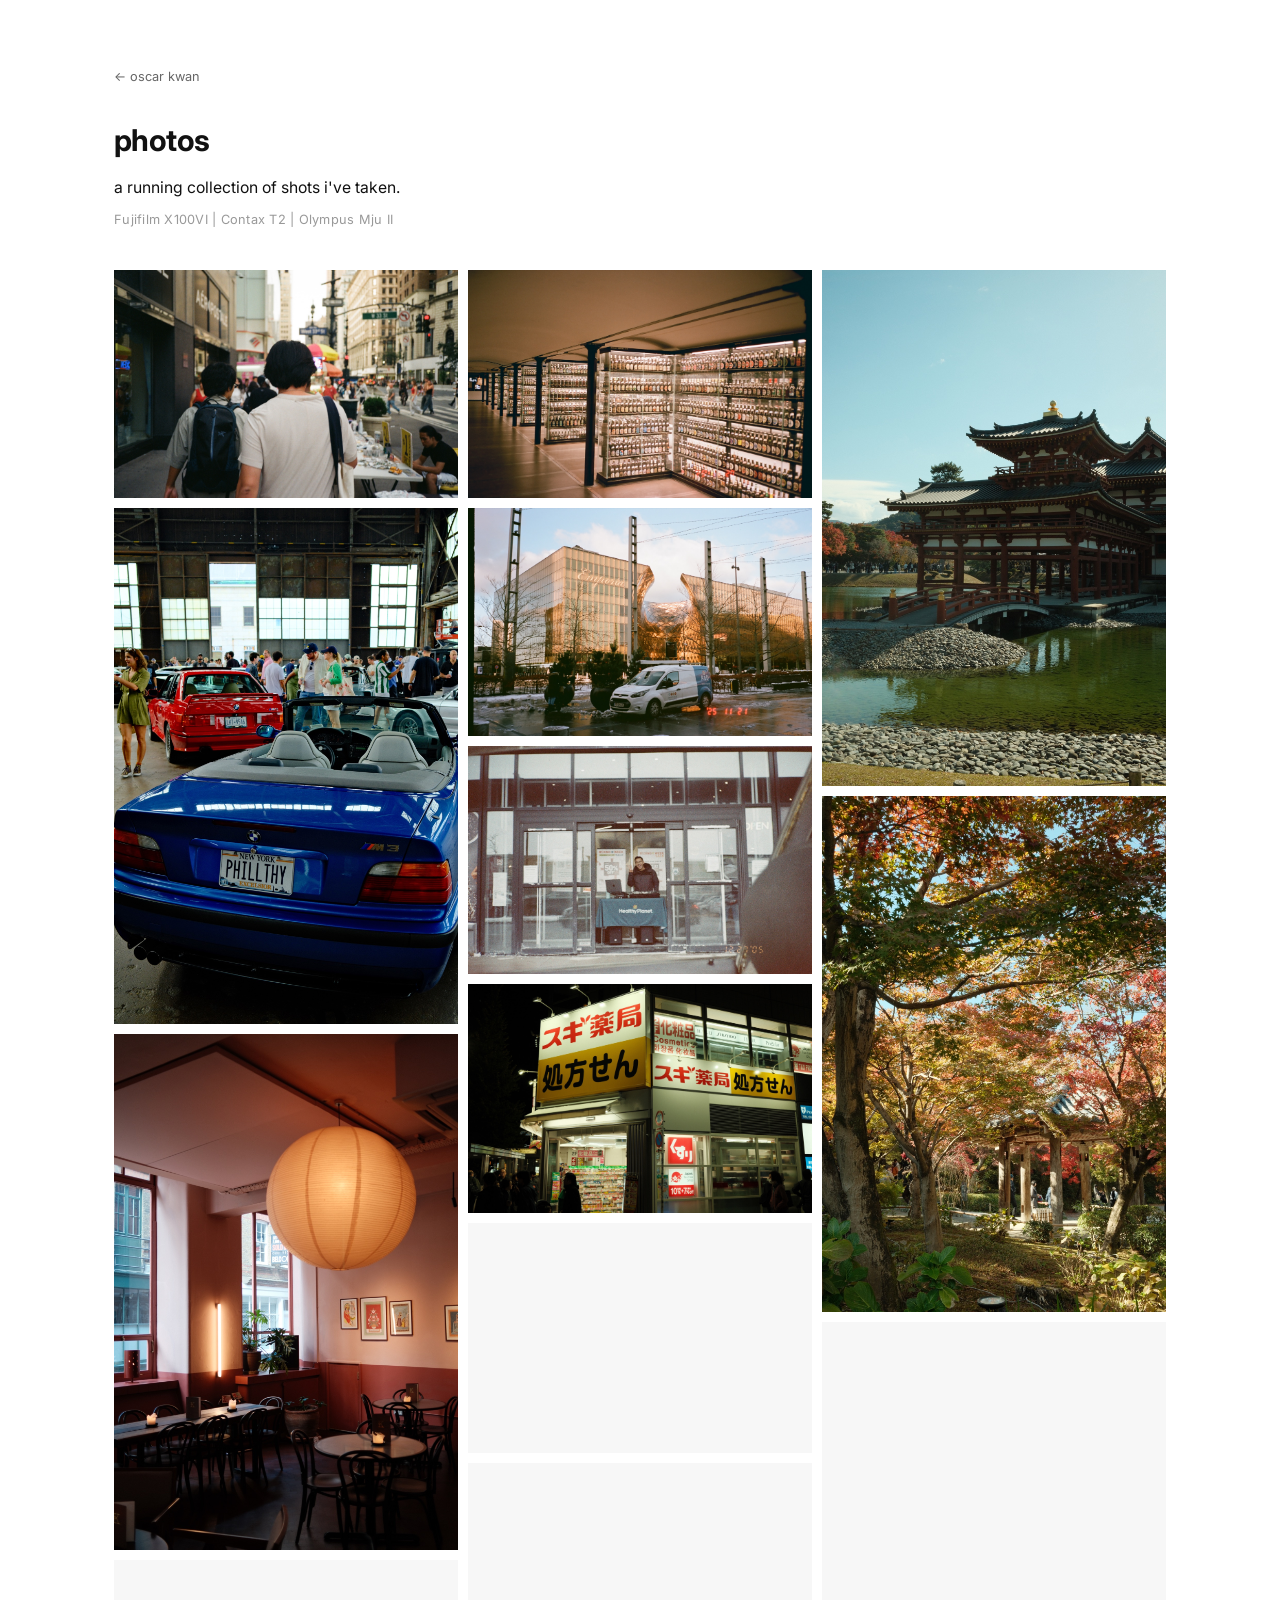
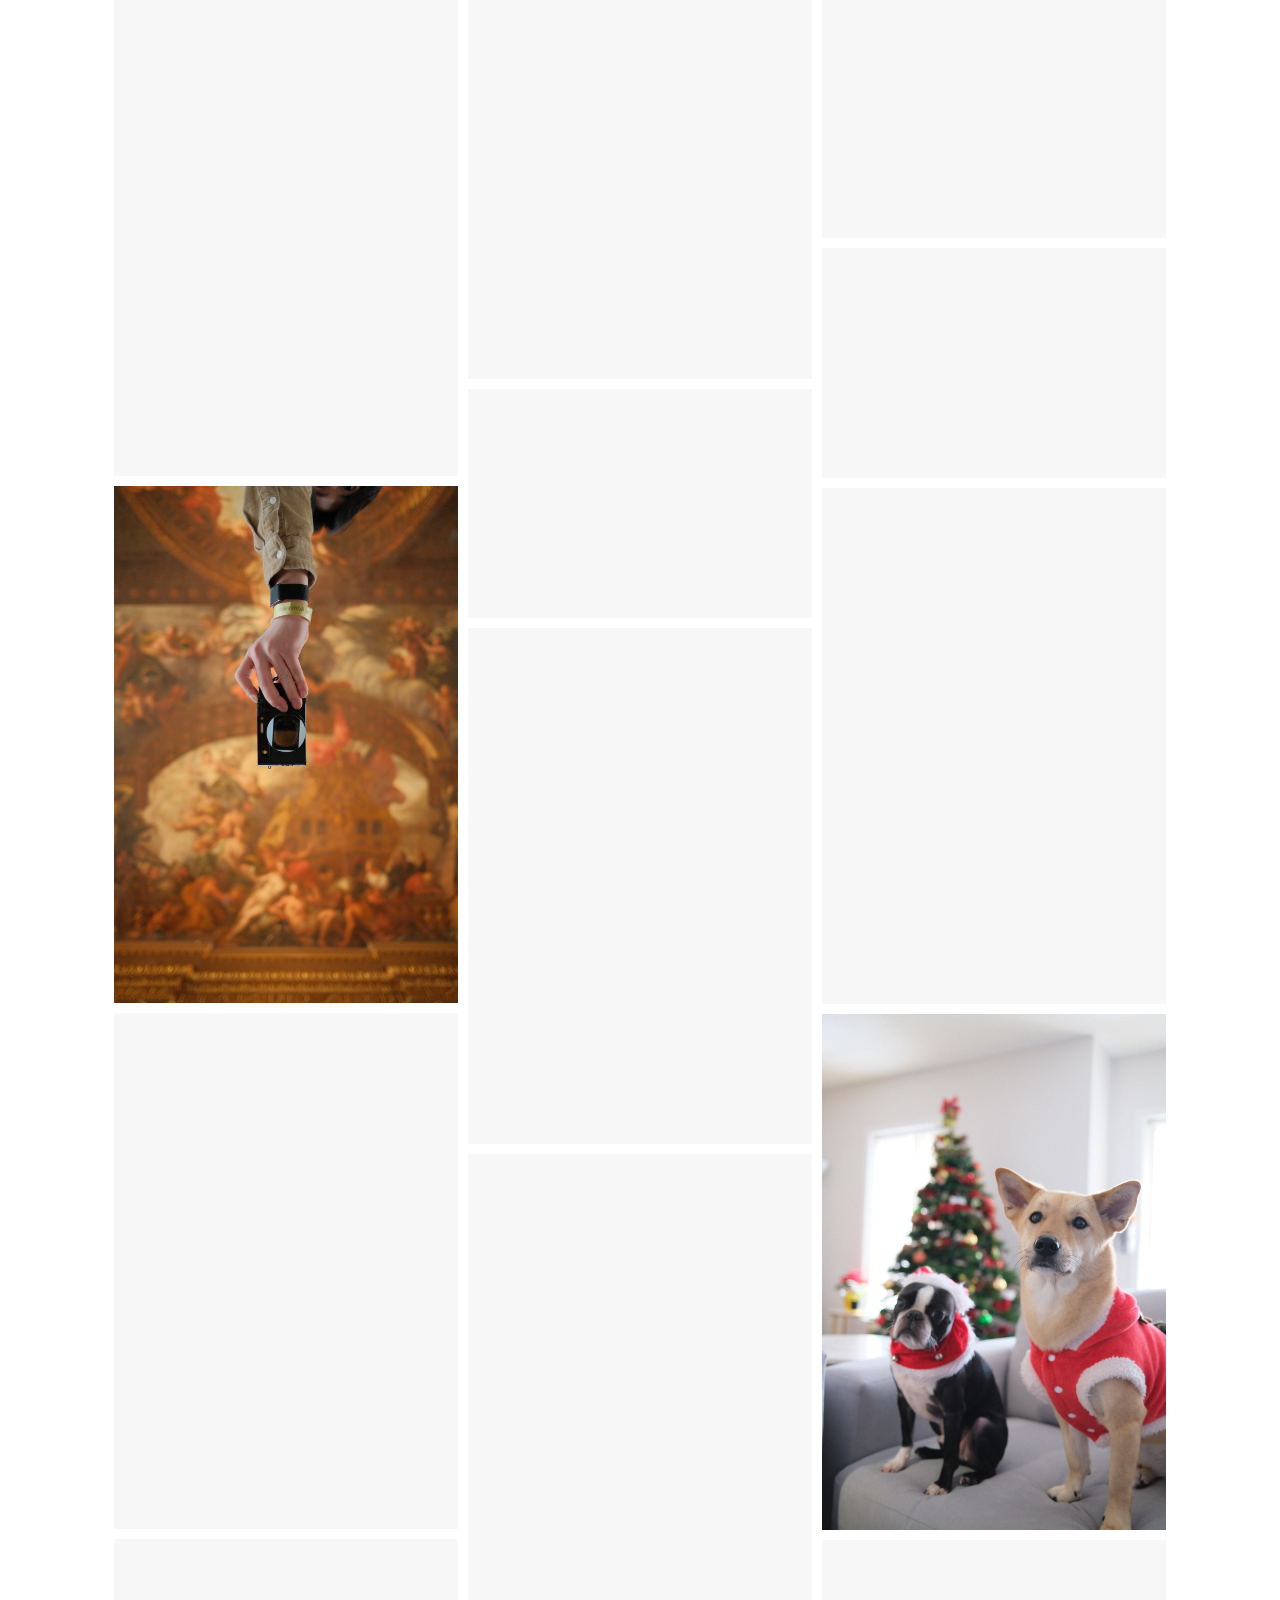
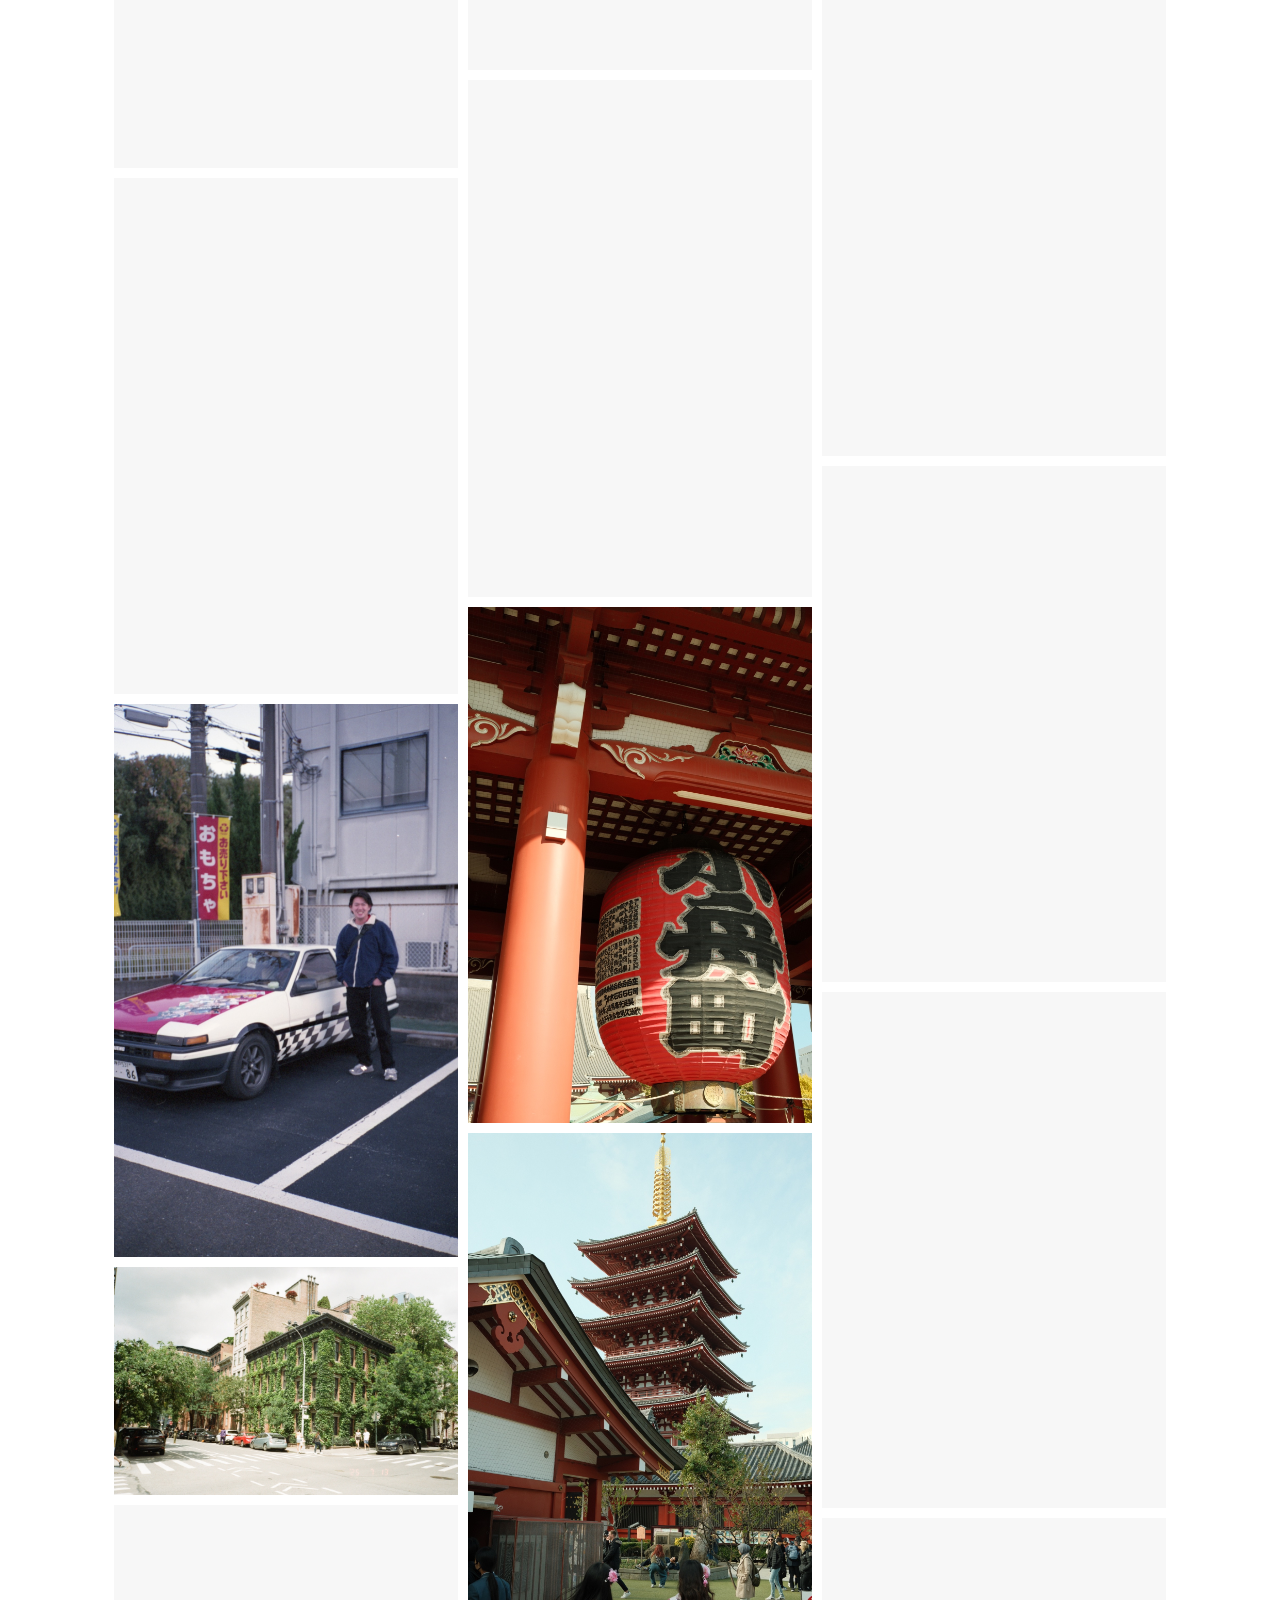
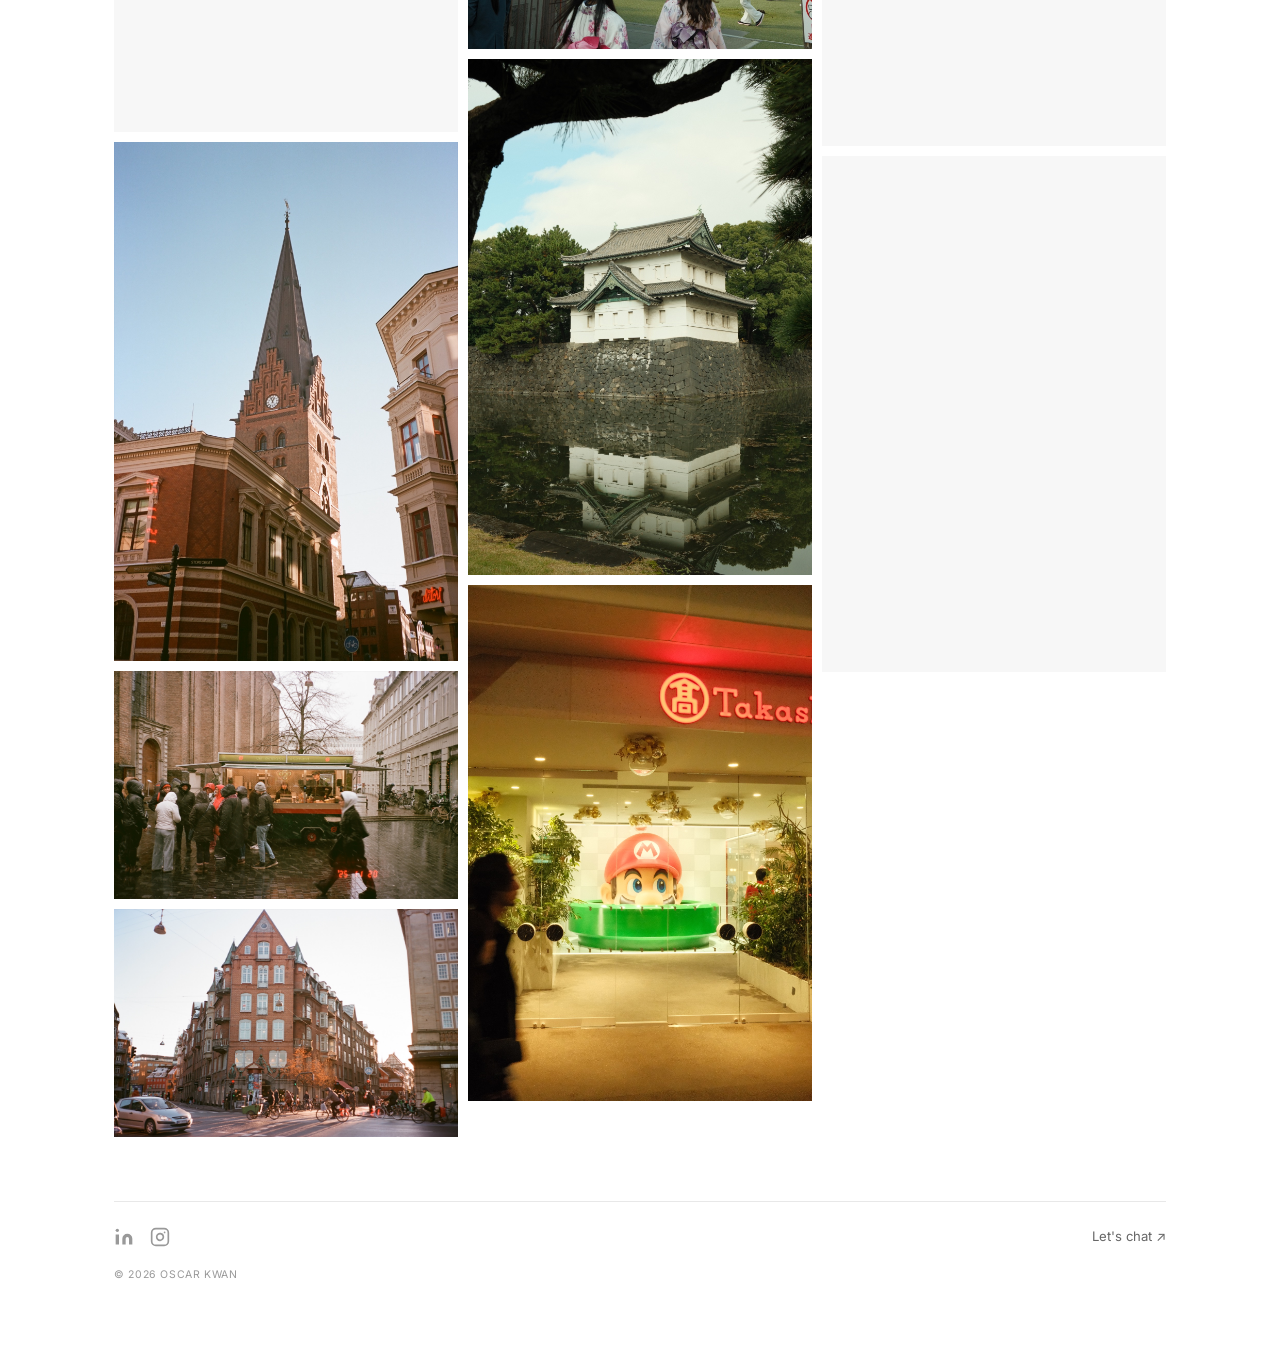
<file: photos.html>
<!DOCTYPE html>
<html lang="en">
<head>
  <meta charset="UTF-8" />
  <meta name="viewport" content="width=device-width, initial-scale=1.0" />
  <title>Photos — Oscar Kwan</title>
  <link rel="preconnect" href="https://fonts.googleapis.com" />
  <link
    href="https://fonts.googleapis.com/css2?family=Inter:wght@400;500;600;700&display=swap"
    rel="stylesheet"
  />
  <link rel="stylesheet" href="style.css" />
</head>
<body>
  <div class="container container--wide">

    <header class="header header--photos">
      <nav class="nav"><a href="/" class="nav-link">← oscar kwan</a></nav>
      <h1 class="name">photos</h1>
      <p class="tagline">a running collection of shots i've taken.</p>
      <p class="photos-gear">Fujifilm X100VI | Contax T2 | Olympus Mju II</p>
    </header>

    <section class="section">
      <div class="gallery" id="gallery" aria-label="Photo gallery"></div>
      <p class="gallery-empty" id="galleryEmpty" hidden>No photos yet — add some in <code>photos.js</code>.</p>
    </section>

    <footer class="footer">
      <div class="footer-row">
        <div class="footer-icons">
          <a href="https://linkedin.com/in/okwan" target="_blank" rel="noopener" class="footer-icon-link footer-icon-link--linkedin" aria-label="LinkedIn">
            <svg xmlns="http://www.w3.org/2000/svg" width="20" height="20" viewBox="0 0 24 24" fill="currentColor" aria-hidden="true"><path d="M16 8a6 6 0 0 1 6 6v7h-4v-7a2 2 0 0 0-2-2 2 2 0 0 0-2 2v7h-4v-7a6 6 0 0 1 6-6z"/><rect x="2" y="9" width="4" height="12"/><circle cx="4" cy="4" r="2"/></svg>
          </a>
          <a href="https://instagram.com/_oscarkwan" target="_blank" rel="noopener" class="footer-icon-link footer-icon-link--instagram" aria-label="Instagram">
            <svg xmlns="http://www.w3.org/2000/svg" width="20" height="20" viewBox="0 0 24 24" fill="none" stroke="currentColor" stroke-width="2" stroke-linecap="round" stroke-linejoin="round" aria-hidden="true"><rect x="2" y="2" width="20" height="20" rx="5" ry="5"/><path d="M16 11.37A4 4 0 1 1 12.63 8 4 4 0 0 1 16 11.37z"/><line x1="17.5" y1="6.5" x2="17.51" y2="6.5"/></svg>
          </a>
        </div>
        <a href="mailto:mail@oscarkwan.ca" class="footer-chat">Let's chat ↗</a>
      </div>
      <p class="footer-copy">© 2026 OSCAR KWAN</p>
    </footer>

  </div>

  <div class="lightbox" id="lightbox" role="dialog" aria-modal="true" aria-hidden="true">
    <button class="lightbox-close" id="lbClose" aria-label="Close">×</button>
    <button class="lightbox-nav lightbox-prev" id="lbPrev" aria-label="Previous photo">‹</button>
    <button class="lightbox-nav lightbox-next" id="lbNext" aria-label="Next photo">›</button>
    <figure class="lightbox-figure">
      <img class="lightbox-img" id="lbImg" alt="" />
      <figcaption class="lightbox-caption" id="lbCaption"></figcaption>
    </figure>
  </div>

  <script src="photos.js"></script>
</body>
</html>
</file>
<file: style.css>
/* ── Reset & Base ─────────────────────────────────────────── */
*, *::before, *::after {
  box-sizing: border-box;
  margin: 0;
  padding: 0;
}

:root {
  --bg: #ffffff;
  --surface: #f7f7f7;
  --border: #e8e8e8;
  --text: #111111;
  --text-muted: #666666;
  --text-faint: #999999;
  --accent: #111111;
  --green: #16a34a;
  --green-bg: #f0fdf4;
  --green-border: #bbf7d0;
  --radius: 10px;
  --font: "Inter", -apple-system, BlinkMacSystemFont, sans-serif;
}

html {
  font-size: 15px;
  -webkit-font-smoothing: antialiased;
}

body {
  font-family: var(--font);
  background: var(--bg);
  color: var(--text);
  line-height: 1.6;
}

a {
  color: inherit;
  text-decoration: none;
}

a:hover {
  text-decoration: underline;
}

/* ── Layout ───────────────────────────────────────────────── */
.container {
  max-width: 700px;
  margin: 0 auto;
  padding: 64px 24px 80px;
}

/* ── Header ───────────────────────────────────────────────── */
.header {
  margin-bottom: 64px;
}

.name {
  font-size: 2rem;
  font-weight: 700;
  letter-spacing: -0.02em;
  margin-bottom: 12px;
}

.tagline {
  font-size: 1.05rem;
  color: var(--text);
  margin-bottom: 6px;
  max-width: 520px;
  line-height: 1.5;
}

.header-sub {
  font-size: 0.9rem;
  color: var(--text-faint);
  line-height: 1.6;
  margin-bottom: 0;
}

/* ── Sections ─────────────────────────────────────────────── */
.section {
  margin-bottom: 56px;
}

.section-label {
  font-size: 0.7rem;
  font-weight: 600;
  letter-spacing: 0.1em;
  text-transform: uppercase;
  color: var(--text-faint);
  margin-bottom: 16px;
}

/* ── Cards ────────────────────────────────────────────────── */
.cards {
  display: flex;
  flex-direction: column;
  gap: 12px;
}

.card {
  display: flex;
  gap: 16px;
  background: var(--surface);
  border: 1px solid var(--border);
  border-radius: var(--radius);
  padding: 20px;
  transition: border-color 0.15s, box-shadow 0.15s;
}

.card:hover {
  border-color: #ccc;
  box-shadow: 0 2px 12px rgba(0, 0, 0, 0.06);
}

.card--featured {
  border-color: #d1fae5;
  background: #fafffe;
}

.card--featured:hover {
  border-color: #86efac;
  box-shadow: 0 2px 12px rgba(22, 163, 74, 0.08);
}

.card--compact .card-bullets {
  display: none;
}

/* ── Card Logo ────────────────────────────────────────────── */
.card-logo {
  flex-shrink: 0;
  width: 40px;
  height: 40px;
  border-radius: 8px;
  border: 1px solid var(--border);
  background: #fff;
  overflow: hidden;
}

.card-logo img {
  width: 100%;
  height: 100%;
  object-fit: contain;
  display: block;
}

.card-logo--mcmaster {
  background: #7a003c;
  color: #fff;
  font-size: 1rem;
  font-weight: 700;
  display: flex;
  align-items: center;
  justify-content: center;
  border-color: #7a003c;
}

/* ── Card Body ────────────────────────────────────────────── */
.card-body {
  flex: 1;
  min-width: 0;
}

.card-top {
  display: flex;
  align-items: center;
  gap: 8px;
  flex-wrap: wrap;
  margin-bottom: 2px;
}

.card-title {
  font-size: 0.95rem;
  font-weight: 600;
}

.card-role {
  font-size: 0.82rem;
  color: var(--text-muted);
}

.card-bullets {
  list-style: none;
  display: flex;
  flex-direction: column;
  gap: 6px;
}

.card-bullets li {
  font-size: 0.85rem;
  color: var(--text-muted);
  padding-left: 14px;
  position: relative;
}

.card-bullets li::before {
  content: "·";
  position: absolute;
  left: 2px;
  color: var(--text-faint);
}

.card-bullets strong {
  color: var(--text);
  font-weight: 600;
}

/* ── Badges ───────────────────────────────────────────────── */
.badge {
  display: inline-block;
  font-size: 0.7rem;
  font-weight: 500;
  padding: 2px 8px;
  border-radius: 100px;
  background: var(--surface);
  border: 1px solid var(--border);
  color: var(--text-muted);
  white-space: nowrap;
}

.badge--green {
  background: var(--green-bg);
  border-color: var(--green-border);
  color: var(--green);
}

/* ── Footer ───────────────────────────────────────────────── */
.footer {
  margin-top: 64px;
  padding-top: 24px;
  border-top: 1px solid var(--border);
  display: flex;
  flex-direction: column;
  gap: 20px;
}

.footer-row {
  display: flex;
  align-items: center;
  justify-content: space-between;
}

.footer-icons {
  display: flex;
  align-items: center;
  gap: 16px;
}

.footer-icon-link {
  display: flex;
  align-items: center;
  color: var(--text-faint);
  transition: color 0.15s;
}

.footer-icon-link:hover {
  text-decoration: none;
}

.footer-icon-link--linkedin:hover { color: #0077b5; }
.footer-icon-link--instagram:hover { color: #e1306c; }
.footer-icon-link--photos:hover { color: var(--text); }

.footer-chat {
  font-size: 0.875rem;
  color: var(--text-muted);
  transition: color 0.15s;
}

.footer-chat:hover {
  color: var(--text);
  text-decoration: none;
}

.footer-copy {
  font-size: 0.7rem;
  color: var(--text-faint);
  letter-spacing: 0.06em;
}

/* ── Responsive ───────────────────────────────────────────── */
@media (max-width: 560px) {
  .container {
    padding: 40px 16px 60px;
  }

  .skills-grid {
    grid-template-columns: 1fr;
  }

  .card {
    padding: 16px;
  }

  .card-top {
    flex-direction: column;
    align-items: flex-start;
    gap: 4px;
  }

}

/* ── Photos page ──────────────────────────────────────────── */
.container--wide { max-width: 1100px; }

.header--photos { margin-bottom: 40px; }

.nav { margin-bottom: 28px; }

.nav-link {
  font-size: 0.85rem;
  color: var(--text-muted);
  transition: color 0.15s;
}
.nav-link:hover { color: var(--text); text-decoration: none; }

.photos-gear {
  font-size: 0.85rem;
  color: var(--text-faint);
  letter-spacing: 0.02em;
  margin-top: 10px;
}

.gallery {
  columns: 3;
  column-gap: 10px;
}

.gallery-item {
  position: relative;
  display: block;
  width: 100%;
  margin: 0 0 10px;
  padding: 0;
  border: none;
  overflow: hidden;
  cursor: zoom-in;
  background: var(--surface);
  break-inside: avoid;
  opacity: 0;
  transform: translateY(28px) scale(0.96);
  filter: blur(8px);
  transition:
    opacity 0.75s cubic-bezier(0.22, 1, 0.36, 1),
    transform 0.75s cubic-bezier(0.22, 1, 0.36, 1),
    filter 0.75s cubic-bezier(0.22, 1, 0.36, 1);
  transition-delay: var(--reveal-delay, 0ms);
}

.gallery-item.is-pending {
  aspect-ratio: var(--ar);
}

.gallery-item.is-loaded {
  aspect-ratio: auto;
  height: auto;
}

.gallery-item.is-visible {
  opacity: 1;
  transform: none;
  filter: none;
}

.gallery-img {
  display: block;
  width: 100%;
  height: auto;
  object-fit: contain;
  opacity: 0;
  transition: opacity 0.5s ease 0.1s;
}

.gallery-item.is-loaded .gallery-img {
  opacity: 1;
}

.gallery-empty { color: var(--text-faint); font-size: 0.9rem; }

.lightbox {
  position: fixed;
  inset: 0;
  z-index: 1000;
  display: none;
  align-items: center;
  justify-content: center;
  padding: 32px;
  background: rgba(10, 10, 10, 0.92);
  opacity: 0;
  transition: opacity 0.25s ease;
}
.lightbox.is-open { display: flex; opacity: 1; }

.lightbox-figure {
  margin: 0;
  max-width: 100%;
  max-height: 100%;
  display: flex;
  flex-direction: column;
  align-items: center;
  gap: 12px;
}
.lightbox-img {
  max-width: 92vw;
  max-height: 86vh;
  width: auto;
  height: auto;
  object-fit: contain;
  box-shadow: 0 8px 40px rgba(0, 0, 0, 0.5);
}
.lightbox-caption { color: #ddd; font-size: 0.8rem; }

.lightbox-close,
.lightbox-nav {
  position: absolute;
  background: rgba(255, 255, 255, 0.08);
  border: none;
  color: #fff;
  cursor: pointer;
  border-radius: 50%;
  display: flex;
  align-items: center;
  justify-content: center;
  transition: background 0.15s;
}
.lightbox-close:hover,
.lightbox-nav:hover { background: rgba(255, 255, 255, 0.2); }

.lightbox-close {
  top: 20px;
  right: 24px;
  width: 40px;
  height: 40px;
  font-size: 1.6rem;
  line-height: 1;
}
.lightbox-nav {
  top: 50%;
  transform: translateY(-50%);
  width: 48px;
  height: 48px;
  font-size: 2rem;
  line-height: 1;
}
.lightbox-prev { left: 20px; }
.lightbox-next { right: 20px; }

@media (max-width: 560px) {
  .gallery { columns: 2; column-gap: 6px; }
  .gallery-item { margin-bottom: 6px; }
  .lightbox { padding: 16px; }
  .lightbox-nav { width: 40px; height: 40px; font-size: 1.5rem; }
  .lightbox-close { top: 12px; right: 12px; }
}
</file>
